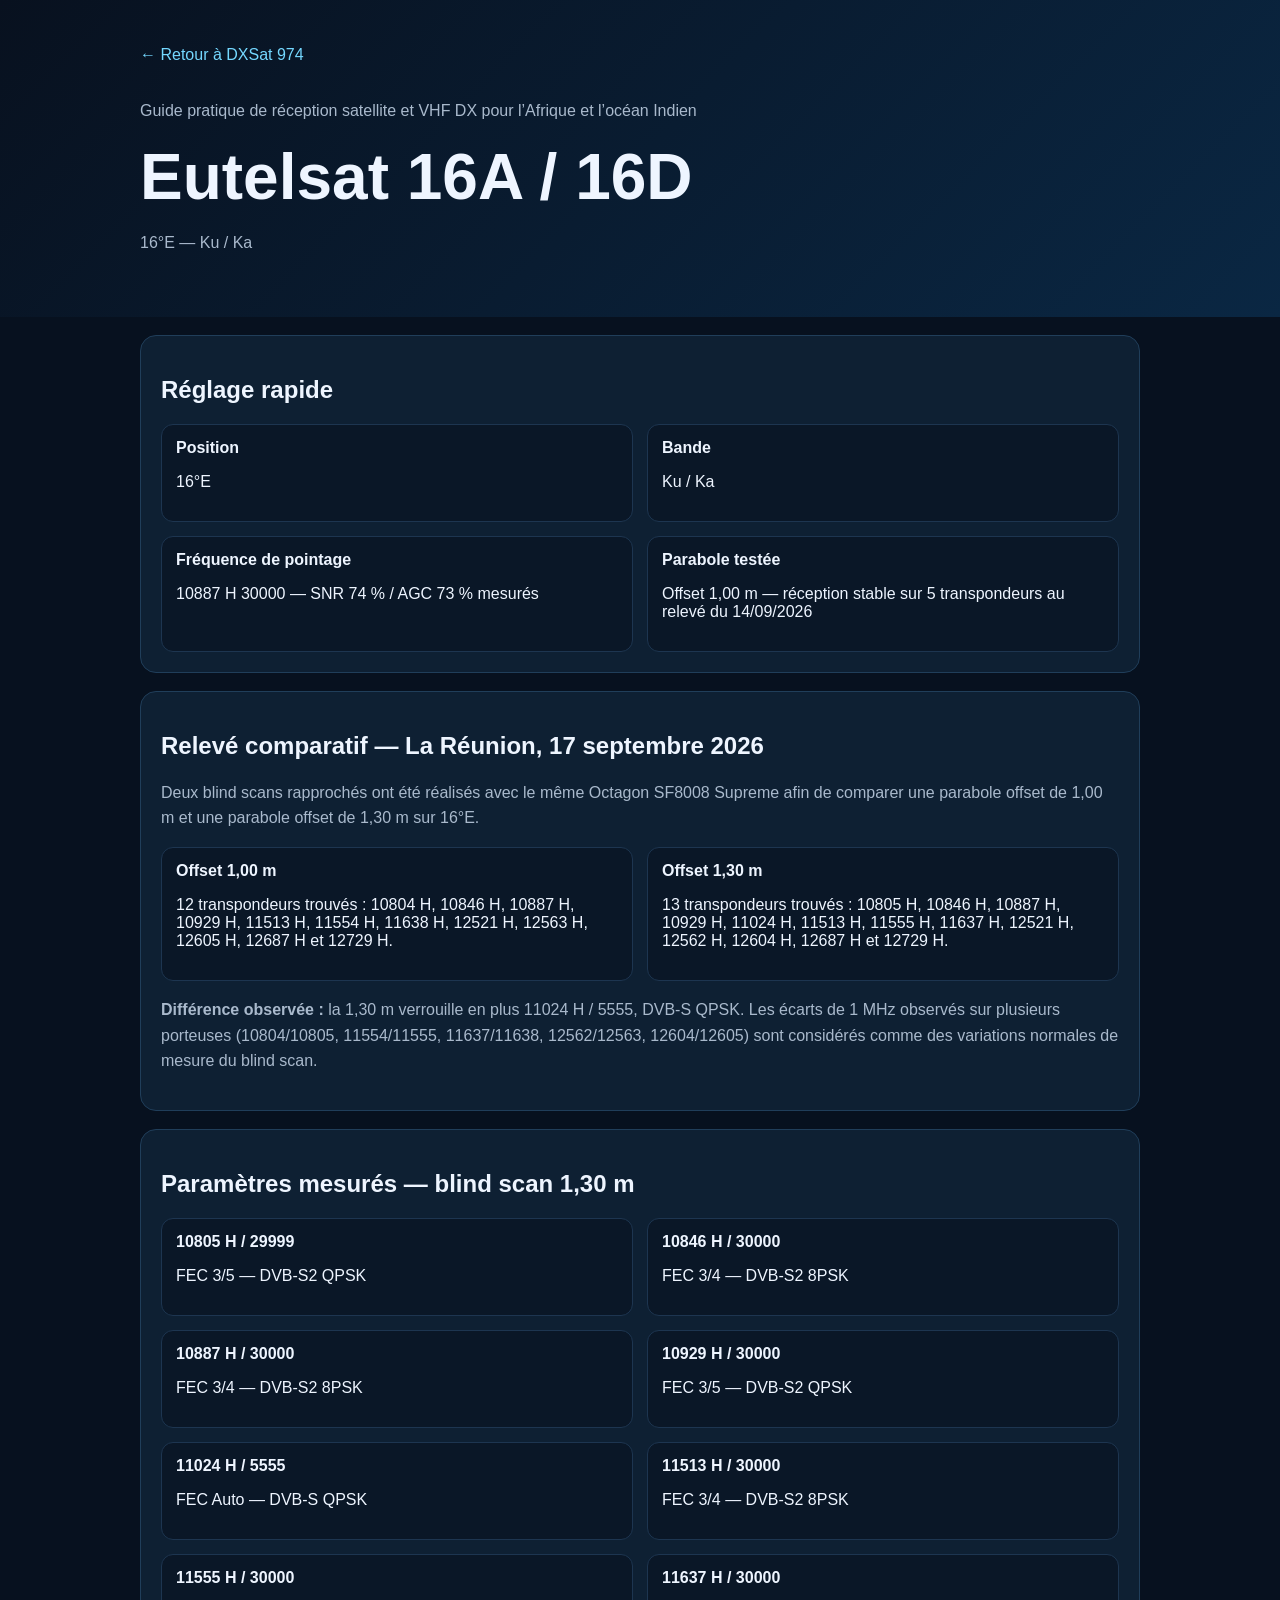
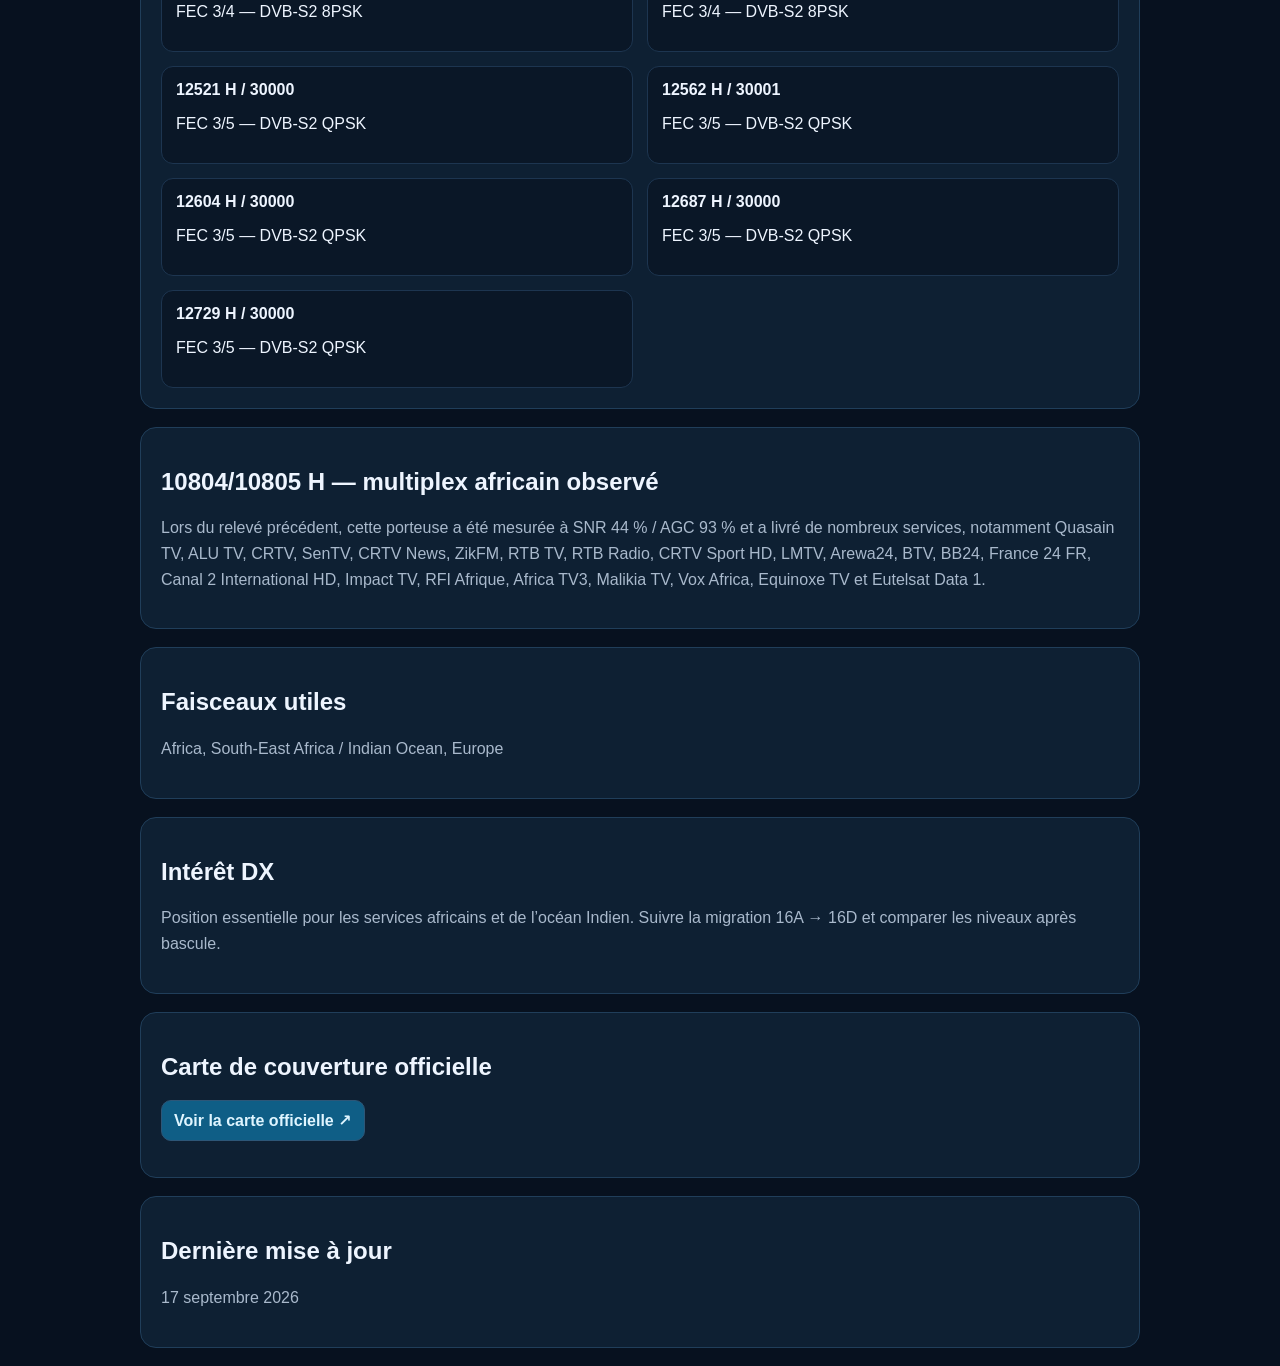
<file: eutelsat-16a-16d.html>
<!doctype html>
<html lang="fr">
<head>
<meta charset="utf-8">
<meta name="viewport" content="width=device-width,initial-scale=1">
<title>Eutelsat 16A / 16D à 16°E — Réception Afrique &amp; Océan Indien</title>
<meta name="description" content="Guide pratique de réception d’Eutelsat 16A / 16D à 16°E pour l’Afrique et l’océan Indien : faisceaux, fréquences, essais DX, cartes officielles et réglage rapide.">
<link rel="canonical" href="https://fr1deltaindia.github.io/DXSat974/eutelsat-16a-16d.html">

<style>
body{margin:0;background:#07111f;color:#eef5ff;font-family:Arial,system-ui,sans-serif}
.wrap{width:min(1000px,92%);margin:auto}.hero{padding:46px 0;background:linear-gradient(135deg,#08111f,#0a2743)}
a{color:#74d8ff}.back{display:inline-block;margin-bottom:18px;text-decoration:none}.card{background:#0e2033;border:1px solid #203e5a;border-radius:16px;padding:20px;margin:18px 0}
h1{font-size:clamp(2.2rem,6vw,4rem);margin:.15em 0}.muted{color:#a9b9cc;line-height:1.6}.grid{display:grid;grid-template-columns:1fr 1fr;gap:14px}.item{background:#0a1727;border:1px solid #1d3550;border-radius:12px;padding:14px}
.btn{display:inline-block;text-decoration:none;border:1px solid #2d5677;color:#dff5ff;background:#0b1d2f;border-radius:10px;padding:10px 12px;font-weight:700}.btn.primary{background:#0f5e86}
@media(max-width:700px){.grid{grid-template-columns:1fr}}
</style>

</head>
<body>
<header class="hero"><div class="wrap">
<a class="back" href="index.html">← Retour à DXSat 974</a>
<p class="muted">Guide pratique de réception satellite et VHF DX pour l’Afrique et l’océan Indien</p>
<h1>Eutelsat 16A / 16D</h1>
<p class="muted">16°E — Ku / Ka</p>
</div></header>
<main class="wrap">
<div class="card">
<h2>Réglage rapide</h2>
<div class="grid">
<div class="item"><strong>Position</strong><p>16°E</p></div>
<div class="item"><strong>Bande</strong><p>Ku / Ka</p></div>
<div class="item"><strong>Fréquence de pointage</strong><p>10887 H 30000 — SNR 74 % / AGC 73 % mesurés</p></div>
<div class="item"><strong>Parabole testée</strong><p>Offset 1,00 m — réception stable sur 5 transpondeurs au relevé du 14/09/2026</p></div>
</div>
</div>
<div class="card">
<h2>Relevé comparatif — La Réunion, 17 septembre 2026</h2>
<p class="muted">Deux blind scans rapprochés ont été réalisés avec le même Octagon SF8008 Supreme afin de comparer une parabole offset de 1,00 m et une parabole offset de 1,30 m sur 16°E.</p>
<div class="grid">
<div class="item"><strong>Offset 1,00 m</strong><p>12 transpondeurs trouvés : 10804 H, 10846 H, 10887 H, 10929 H, 11513 H, 11554 H, 11638 H, 12521 H, 12563 H, 12605 H, 12687 H et 12729 H.</p></div>
<div class="item"><strong>Offset 1,30 m</strong><p>13 transpondeurs trouvés : 10805 H, 10846 H, 10887 H, 10929 H, 11024 H, 11513 H, 11555 H, 11637 H, 12521 H, 12562 H, 12604 H, 12687 H et 12729 H.</p></div>
</div>
<p class="muted"><strong>Différence observée :</strong> la 1,30 m verrouille en plus 11024 H / 5555, DVB-S QPSK. Les écarts de 1 MHz observés sur plusieurs porteuses (10804/10805, 11554/11555, 11637/11638, 12562/12563, 12604/12605) sont considérés comme des variations normales de mesure du blind scan.</p>
</div>
<div class="card">
<h2>Paramètres mesurés — blind scan 1,30 m</h2>
<div class="grid">
<div class="item"><strong>10805 H / 29999</strong><p>FEC 3/5 — DVB-S2 QPSK</p></div>
<div class="item"><strong>10846 H / 30000</strong><p>FEC 3/4 — DVB-S2 8PSK</p></div>
<div class="item"><strong>10887 H / 30000</strong><p>FEC 3/4 — DVB-S2 8PSK</p></div>
<div class="item"><strong>10929 H / 30000</strong><p>FEC 3/5 — DVB-S2 QPSK</p></div>
<div class="item"><strong>11024 H / 5555</strong><p>FEC Auto — DVB-S QPSK</p></div>
<div class="item"><strong>11513 H / 30000</strong><p>FEC 3/4 — DVB-S2 8PSK</p></div>
<div class="item"><strong>11555 H / 30000</strong><p>FEC 3/4 — DVB-S2 8PSK</p></div>
<div class="item"><strong>11637 H / 30000</strong><p>FEC 3/4 — DVB-S2 8PSK</p></div>
<div class="item"><strong>12521 H / 30000</strong><p>FEC 3/5 — DVB-S2 QPSK</p></div>
<div class="item"><strong>12562 H / 30001</strong><p>FEC 3/5 — DVB-S2 QPSK</p></div>
<div class="item"><strong>12604 H / 30000</strong><p>FEC 3/5 — DVB-S2 QPSK</p></div>
<div class="item"><strong>12687 H / 30000</strong><p>FEC 3/5 — DVB-S2 QPSK</p></div>
<div class="item"><strong>12729 H / 30000</strong><p>FEC 3/5 — DVB-S2 QPSK</p></div>
</div>
</div>
<div class="card">
<h2>10804/10805 H — multiplex africain observé</h2>
<p class="muted">Lors du relevé précédent, cette porteuse a été mesurée à SNR 44 % / AGC 93 % et a livré de nombreux services, notamment Quasain TV, ALU TV, CRTV, SenTV, CRTV News, ZikFM, RTB TV, RTB Radio, CRTV Sport HD, LMTV, Arewa24, BTV, BB24, France 24 FR, Canal 2 International HD, Impact TV, RFI Afrique, Africa TV3, Malikia TV, Vox Africa, Equinoxe TV et Eutelsat Data 1.</p>
</div>
<div class="card">
<h2>Faisceaux utiles</h2>
<p class="muted">Africa, South-East Africa / Indian Ocean, Europe</p>
</div>
<div class="card">
<h2>Intérêt DX</h2>
<p class="muted">Position essentielle pour les services africains et de l’océan Indien. Suivre la migration 16A → 16D et comparer les niveaux après bascule.</p>
</div>
<div class="card">
<h2>Carte de couverture officielle</h2>
<p><a class="btn primary" href="https://www.eutelsat.com/satellite-network/GEO-fleet/eutelsat-16-east" target="_blank" rel="noopener">Voir la carte officielle ↗</a></p>
</div>
<div class="card">
<h2>Dernière mise à jour</h2>
<p class="muted">17 septembre 2026</p>
</div>
</main>
</body>
</html>
</file>
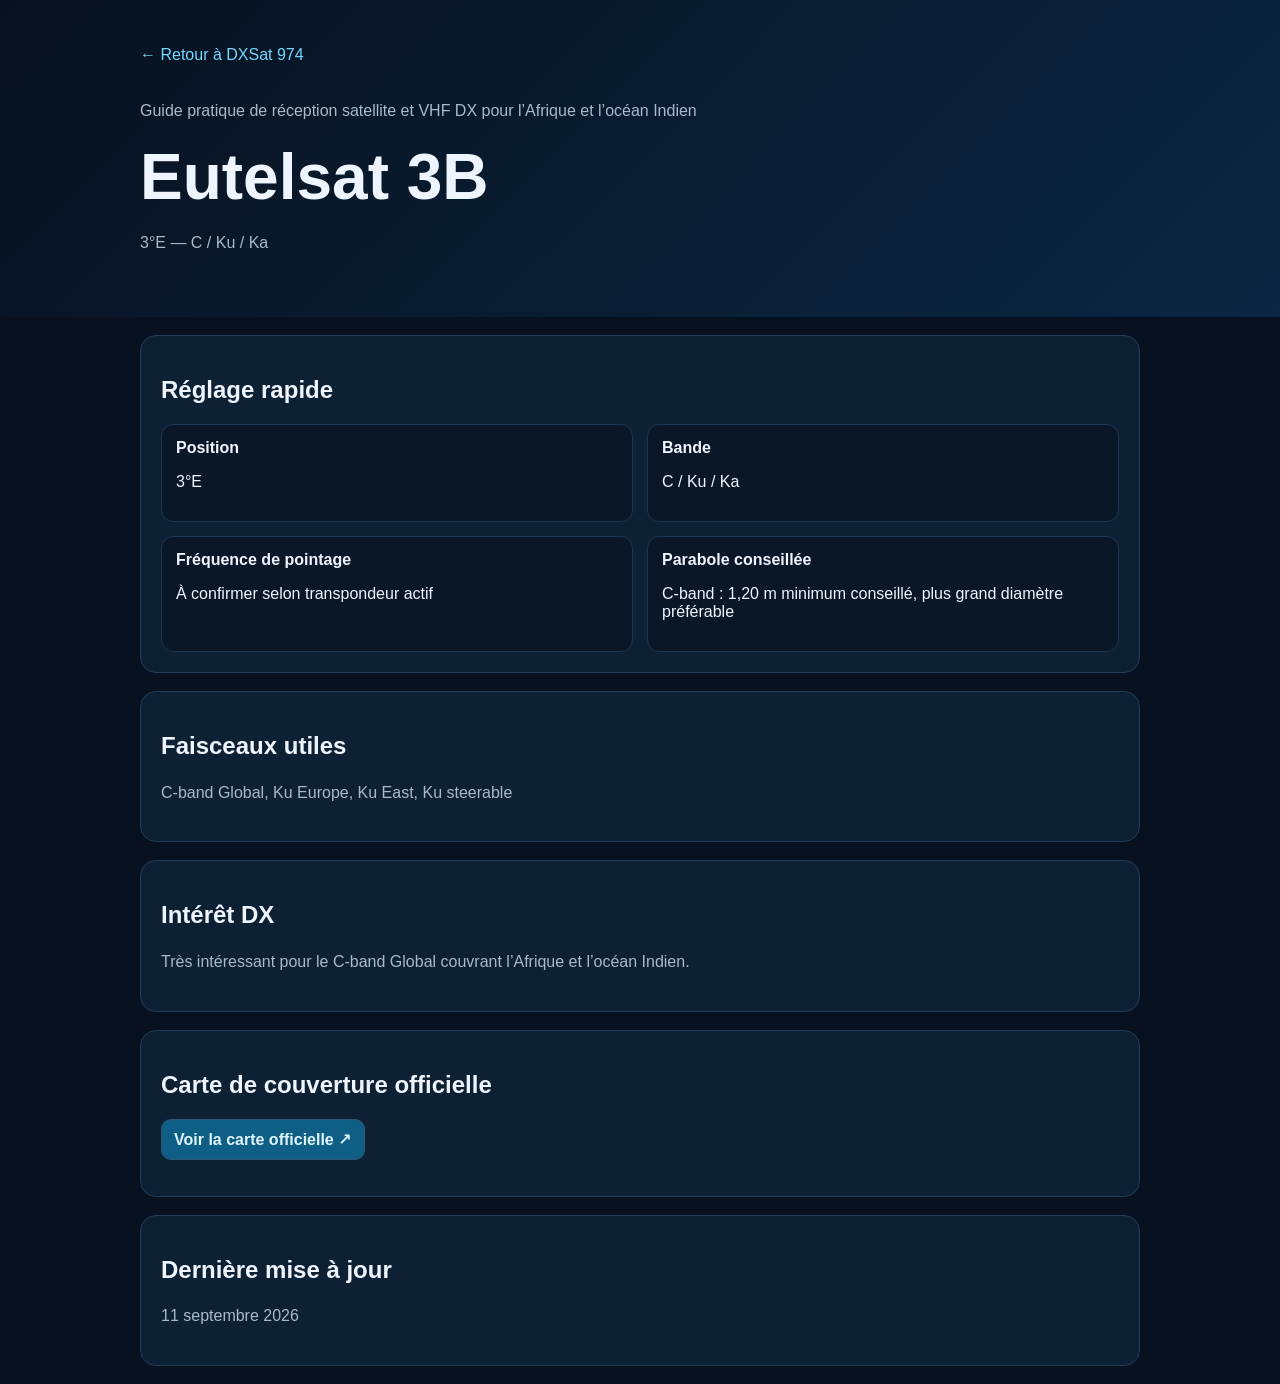
<file: eutelsat-3b.html>
<!doctype html>
<html lang="fr">
<head>
<meta charset="utf-8">
<meta name="viewport" content="width=device-width,initial-scale=1">
<title>Eutelsat 3B à 3°E — Bande C &amp; Ku Afrique Océan Indien</title>
<meta name="description" content="Réception Eutelsat 3B à 3°E en bande C et Ku : faisceau C-band Global, réglage LNB, diamètre de parabole et essais DX.">
<link rel="canonical" href="https://fr1deltaindia.github.io/DXSat974/eutelsat-3b.html">

<style>
body{margin:0;background:#07111f;color:#eef5ff;font-family:Arial,system-ui,sans-serif}
.wrap{width:min(1000px,92%);margin:auto}.hero{padding:46px 0;background:linear-gradient(135deg,#08111f,#0a2743)}
a{color:#74d8ff}.back{display:inline-block;margin-bottom:18px;text-decoration:none}.card{background:#0e2033;border:1px solid #203e5a;border-radius:16px;padding:20px;margin:18px 0}
h1{font-size:clamp(2.2rem,6vw,4rem);margin:.15em 0}.muted{color:#a9b9cc;line-height:1.6}.grid{display:grid;grid-template-columns:1fr 1fr;gap:14px}.item{background:#0a1727;border:1px solid #1d3550;border-radius:12px;padding:14px}
.btn{display:inline-block;text-decoration:none;border:1px solid #2d5677;color:#dff5ff;background:#0b1d2f;border-radius:10px;padding:10px 12px;font-weight:700}.btn.primary{background:#0f5e86}
@media(max-width:700px){.grid{grid-template-columns:1fr}}
</style>

</head>
<body>
<header class="hero"><div class="wrap">
<a class="back" href="index.html">← Retour à DXSat 974</a>
<p class="muted">Guide pratique de réception satellite et VHF DX pour l’Afrique et l’océan Indien</p>
<h1>Eutelsat 3B</h1>
<p class="muted">3°E — C / Ku / Ka</p>
</div></header>
<main class="wrap">
<div class="card">
<h2>Réglage rapide</h2>
<div class="grid">
<div class="item"><strong>Position</strong><p>3°E</p></div>
<div class="item"><strong>Bande</strong><p>C / Ku / Ka</p></div>
<div class="item"><strong>Fréquence de pointage</strong><p>À confirmer selon transpondeur actif</p></div>
<div class="item"><strong>Parabole conseillée</strong><p>C-band : 1,20 m minimum conseillé, plus grand diamètre préférable</p></div>
</div>
</div>
<div class="card">
<h2>Faisceaux utiles</h2>
<p class="muted">C-band Global, Ku Europe, Ku East, Ku steerable</p>
</div>
<div class="card">
<h2>Intérêt DX</h2>
<p class="muted">Très intéressant pour le C-band Global couvrant l’Afrique et l’océan Indien.</p>
</div>
<div class="card">
<h2>Carte de couverture officielle</h2>
<p><a class="btn primary" href="https://www.eutelsat.com/satellite-network/GEO-fleet/eutelsat-3-east" target="_blank" rel="noopener">Voir la carte officielle ↗</a></p>
</div>
<div class="card">
<h2>Dernière mise à jour</h2>
<p class="muted">11 septembre 2026</p>
</div>
</main>
</body>
</html>
</file>
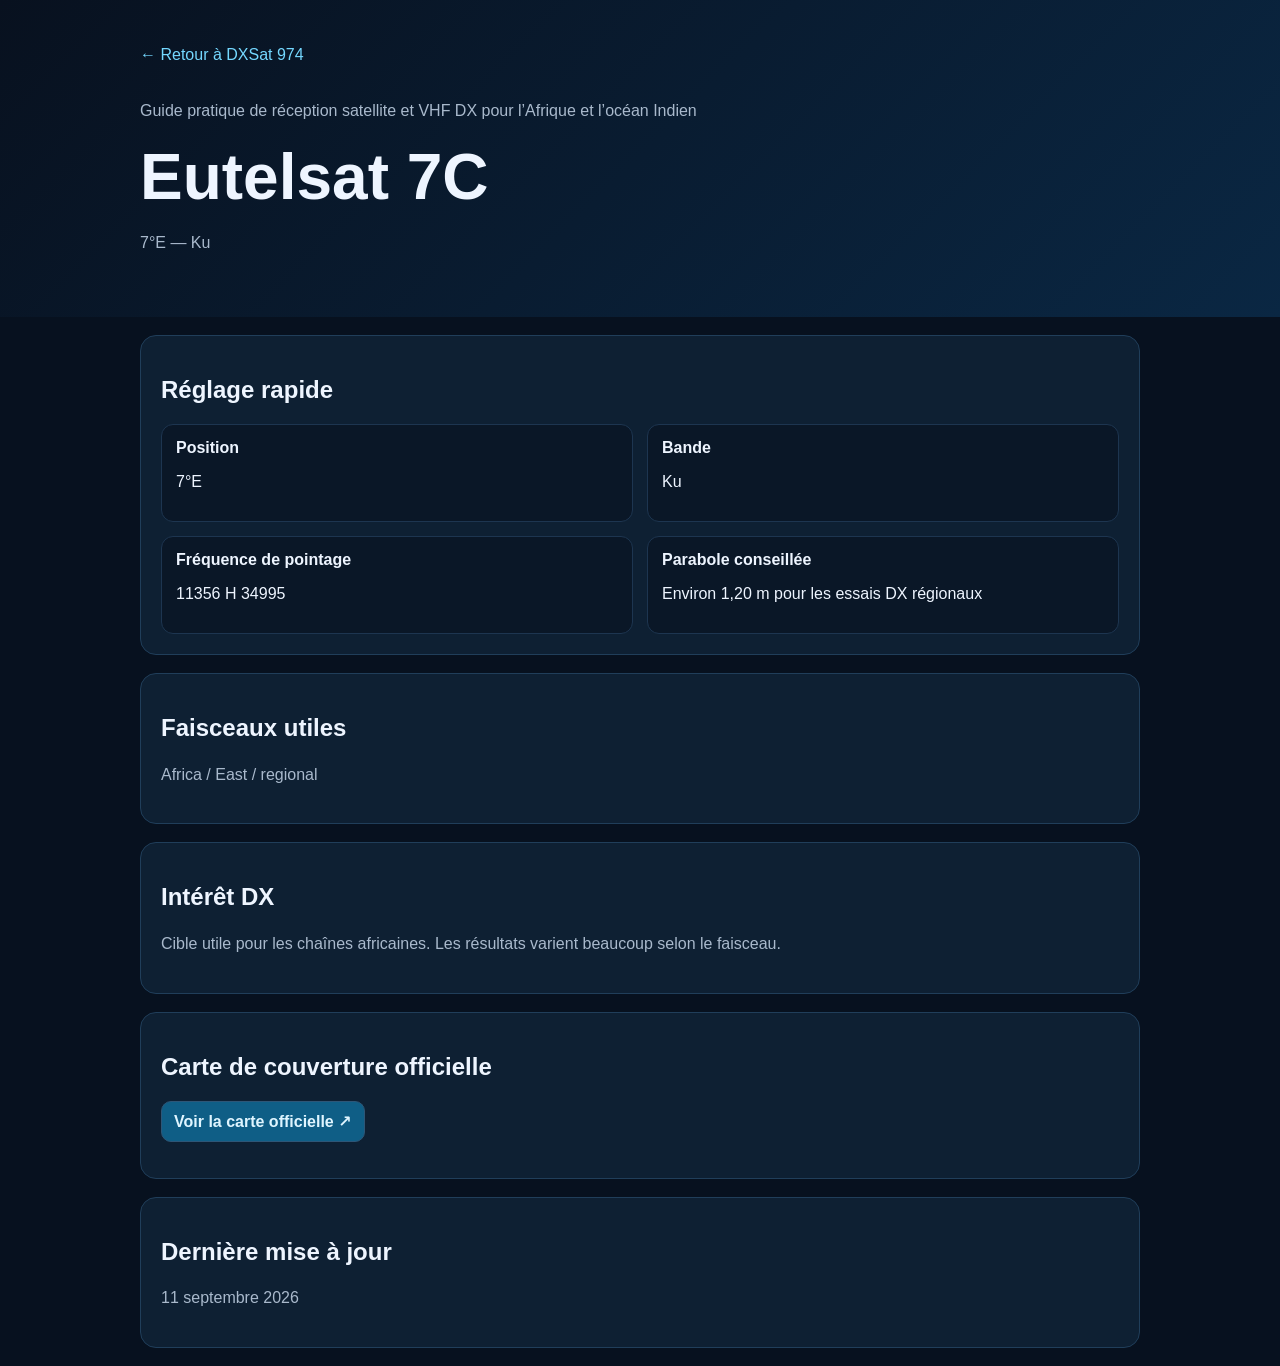
<file: eutelsat-7c.html>
<!doctype html>
<html lang="fr">
<head>
<meta charset="utf-8">
<meta name="viewport" content="width=device-width,initial-scale=1">
<title>Eutelsat 7C à 7°E — Réception Afrique &amp; Océan Indien</title>
<meta name="description" content="Guide pratique Eutelsat 7C à 7°E : faisceaux africains, fréquences de pointage, essais depuis La Réunion et carte officielle.">
<link rel="canonical" href="https://fr1deltaindia.github.io/DXSat974/eutelsat-7c.html">

<style>
body{margin:0;background:#07111f;color:#eef5ff;font-family:Arial,system-ui,sans-serif}
.wrap{width:min(1000px,92%);margin:auto}.hero{padding:46px 0;background:linear-gradient(135deg,#08111f,#0a2743)}
a{color:#74d8ff}.back{display:inline-block;margin-bottom:18px;text-decoration:none}.card{background:#0e2033;border:1px solid #203e5a;border-radius:16px;padding:20px;margin:18px 0}
h1{font-size:clamp(2.2rem,6vw,4rem);margin:.15em 0}.muted{color:#a9b9cc;line-height:1.6}.grid{display:grid;grid-template-columns:1fr 1fr;gap:14px}.item{background:#0a1727;border:1px solid #1d3550;border-radius:12px;padding:14px}
.btn{display:inline-block;text-decoration:none;border:1px solid #2d5677;color:#dff5ff;background:#0b1d2f;border-radius:10px;padding:10px 12px;font-weight:700}.btn.primary{background:#0f5e86}
@media(max-width:700px){.grid{grid-template-columns:1fr}}
</style>

</head>
<body>
<header class="hero"><div class="wrap">
<a class="back" href="index.html">← Retour à DXSat 974</a>
<p class="muted">Guide pratique de réception satellite et VHF DX pour l’Afrique et l’océan Indien</p>
<h1>Eutelsat 7C</h1>
<p class="muted">7°E — Ku</p>
</div></header>
<main class="wrap">
<div class="card">
<h2>Réglage rapide</h2>
<div class="grid">
<div class="item"><strong>Position</strong><p>7°E</p></div>
<div class="item"><strong>Bande</strong><p>Ku</p></div>
<div class="item"><strong>Fréquence de pointage</strong><p>11356 H 34995</p></div>
<div class="item"><strong>Parabole conseillée</strong><p>Environ 1,20 m pour les essais DX régionaux</p></div>
</div>
</div>
<div class="card">
<h2>Faisceaux utiles</h2>
<p class="muted">Africa / East / regional</p>
</div>
<div class="card">
<h2>Intérêt DX</h2>
<p class="muted">Cible utile pour les chaînes africaines. Les résultats varient beaucoup selon le faisceau.</p>
</div>
<div class="card">
<h2>Carte de couverture officielle</h2>
<p><a class="btn primary" href="https://www.eutelsat.com/satellite-network/GEO-fleet/eutelsat-7-east" target="_blank" rel="noopener">Voir la carte officielle ↗</a></p>
</div>
<div class="card">
<h2>Dernière mise à jour</h2>
<p class="muted">11 septembre 2026</p>
</div>
</main>
</body>
</html>
</file>
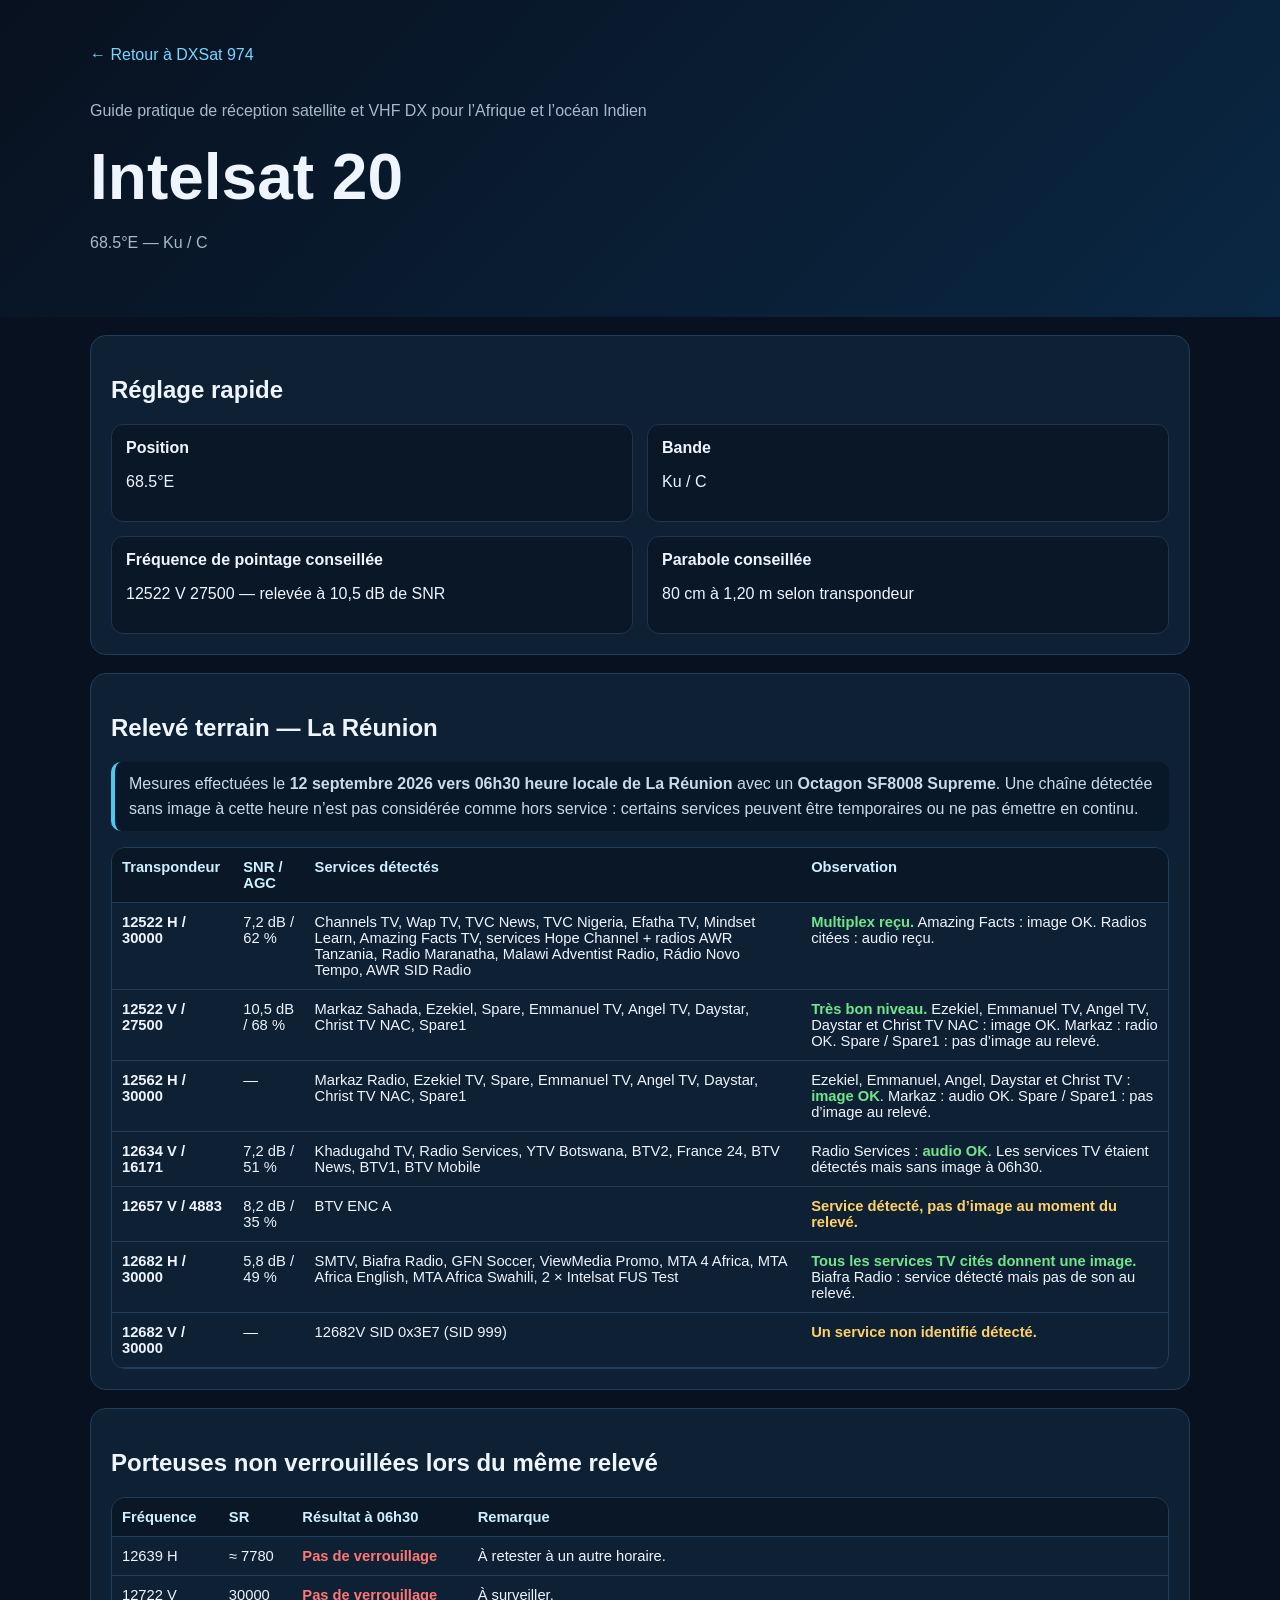
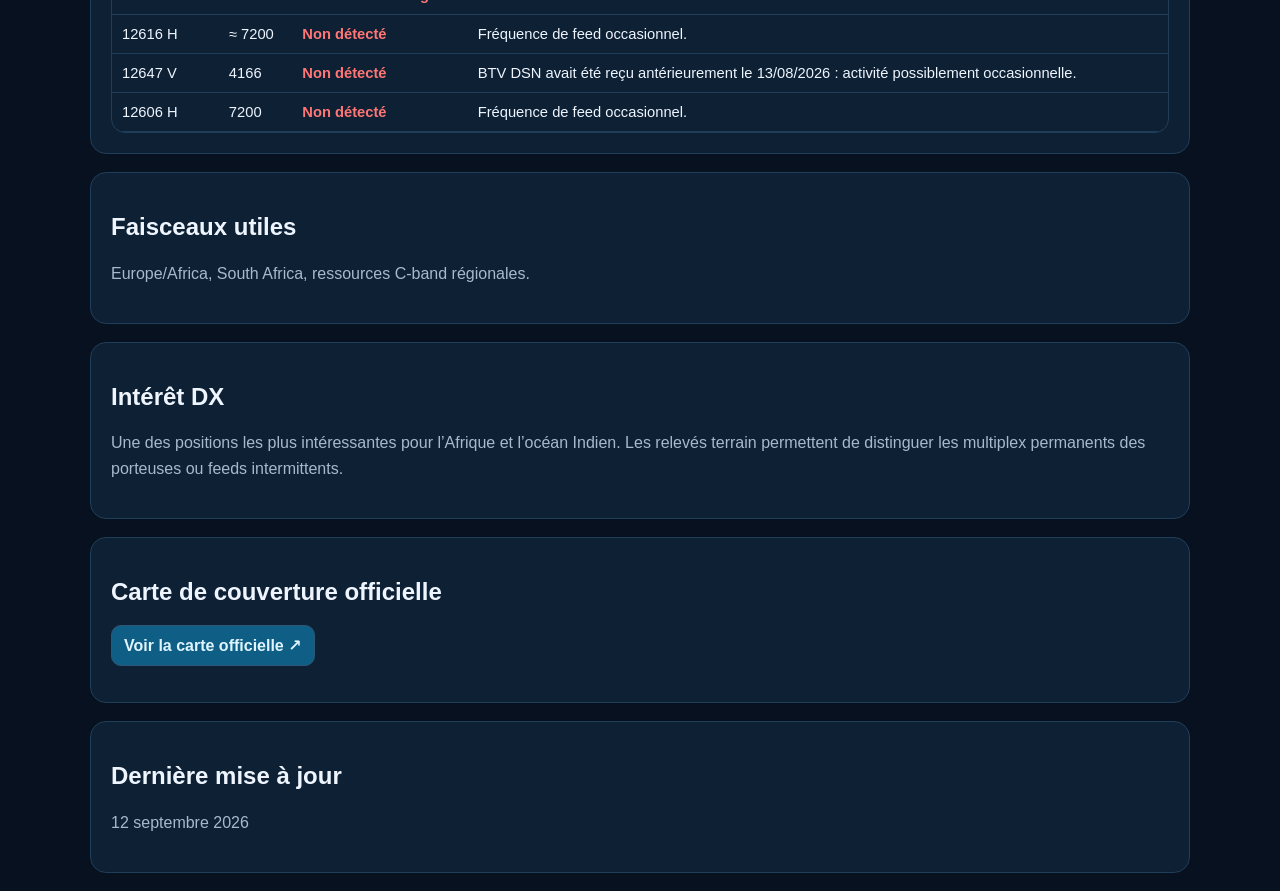
<file: intelsat-20.html>
<!doctype html>
<html lang="fr">
<head>
<meta charset="utf-8">
<meta name="viewport" content="width=device-width,initial-scale=1">
<title>Intelsat 20 à 68.5°E — Réception Afrique &amp; Océan Indien</title>
<meta name="description" content="Guide pratique Intelsat 20 à 68.5°E : fréquences Ku, faisceaux Afrique, essais DX, mesures SNR/AGC, feeds et carte officielle.">
<link rel="canonical" href="https://fr1deltaindia.github.io/DXSat974/intelsat-20.html">
<style>
body{margin:0;background:#07111f;color:#eef5ff;font-family:Arial,system-ui,sans-serif}
.wrap{width:min(1100px,92%);margin:auto}.hero{padding:46px 0;background:linear-gradient(135deg,#08111f,#0a2743)}
a{color:#74d8ff}.back{display:inline-block;margin-bottom:18px;text-decoration:none}.card{background:#0e2033;border:1px solid #203e5a;border-radius:16px;padding:20px;margin:18px 0}
h1{font-size:clamp(2.2rem,6vw,4rem);margin:.15em 0}.muted{color:#a9b9cc;line-height:1.6}.grid{display:grid;grid-template-columns:1fr 1fr;gap:14px}.item{background:#0a1727;border:1px solid #1d3550;border-radius:12px;padding:14px}
.btn{display:inline-block;text-decoration:none;border:1px solid #2d5677;color:#dff5ff;background:#0b1d2f;border-radius:10px;padding:10px 12px;font-weight:700}.btn.primary{background:#0f5e86}
.table-wrap{overflow:auto;border:1px solid #203e5a;border-radius:14px}table{width:100%;border-collapse:collapse;min-width:980px}th,td{padding:11px 10px;text-align:left;border-bottom:1px solid #203e5a;vertical-align:top;font-size:.92rem}th{background:#0a1727;color:#cdefff}.ok{color:#71e58b;font-weight:700}.warn{color:#ffd166;font-weight:700}.no{color:#ff7676;font-weight:700}
.note{border-left:4px solid #4cc9f0;padding:10px 14px;background:#091828;border-radius:10px;color:#cbd9e8;line-height:1.55}
@media(max-width:700px){.grid{grid-template-columns:1fr}}
</style>
</head>
<body>
<header class="hero"><div class="wrap">
<a class="back" href="index.html">← Retour à DXSat 974</a>
<p class="muted">Guide pratique de réception satellite et VHF DX pour l’Afrique et l’océan Indien</p>
<h1>Intelsat 20</h1>
<p class="muted">68.5°E — Ku / C</p>
</div></header>
<main class="wrap">
<div class="card">
<h2>Réglage rapide</h2>
<div class="grid">
<div class="item"><strong>Position</strong><p>68.5°E</p></div>
<div class="item"><strong>Bande</strong><p>Ku / C</p></div>
<div class="item"><strong>Fréquence de pointage conseillée</strong><p>12522 V 27500 — relevée à 10,5 dB de SNR</p></div>
<div class="item"><strong>Parabole conseillée</strong><p>80 cm à 1,20 m selon transpondeur</p></div>
</div>
</div>
<div class="card">
<h2>Relevé terrain — La Réunion</h2>
<p class="note">Mesures effectuées le <strong>12 septembre 2026 vers 06h30 heure locale de La Réunion</strong> avec un <strong>Octagon SF8008 Supreme</strong>. Une chaîne détectée sans image à cette heure n’est pas considérée comme hors service : certains services peuvent être temporaires ou ne pas émettre en continu.</p>
<div class="table-wrap"><table>
<thead><tr><th>Transpondeur</th><th>SNR / AGC</th><th>Services détectés</th><th>Observation</th></tr></thead>
<tbody>
<tr><td><strong>12522 H / 30000</strong></td><td>7,2 dB / 62 %</td><td>Channels TV, Wap TV, TVC News, TVC Nigeria, Efatha TV, Mindset Learn, Amazing Facts TV, services Hope Channel + radios AWR Tanzania, Radio Maranatha, Malawi Adventist Radio, Rádio Novo Tempo, AWR SID Radio</td><td><span class="ok">Multiplex reçu.</span> Amazing Facts : image OK. Radios citées : audio reçu.</td></tr>
<tr><td><strong>12522 V / 27500</strong></td><td>10,5 dB / 68 %</td><td>Markaz Sahada, Ezekiel, Spare, Emmanuel TV, Angel TV, Daystar, Christ TV NAC, Spare1</td><td><span class="ok">Très bon niveau.</span> Ezekiel, Emmanuel TV, Angel TV, Daystar et Christ TV NAC : image OK. Markaz : radio OK. Spare / Spare1 : pas d’image au relevé.</td></tr>
<tr><td><strong>12562 H / 30000</strong></td><td>—</td><td>Markaz Radio, Ezekiel TV, Spare, Emmanuel TV, Angel TV, Daystar, Christ TV NAC, Spare1</td><td>Ezekiel, Emmanuel, Angel, Daystar et Christ TV : <span class="ok">image OK</span>. Markaz : audio OK. Spare / Spare1 : pas d’image au relevé.</td></tr>
<tr><td><strong>12634 V / 16171</strong></td><td>7,2 dB / 51 %</td><td>Khadugahd TV, Radio Services, YTV Botswana, BTV2, France 24, BTV News, BTV1, BTV Mobile</td><td>Radio Services : <span class="ok">audio OK</span>. Les services TV étaient détectés mais sans image à 06h30.</td></tr>
<tr><td><strong>12657 V / 4883</strong></td><td>8,2 dB / 35 %</td><td>BTV ENC A</td><td><span class="warn">Service détecté, pas d’image au moment du relevé.</span></td></tr>
<tr><td><strong>12682 H / 30000</strong></td><td>5,8 dB / 49 %</td><td>SMTV, Biafra Radio, GFN Soccer, ViewMedia Promo, MTA 4 Africa, MTA Africa English, MTA Africa Swahili, 2 × Intelsat FUS Test</td><td><span class="ok">Tous les services TV cités donnent une image.</span> Biafra Radio : service détecté mais pas de son au relevé.</td></tr>
<tr><td><strong>12682 V / 30000</strong></td><td>—</td><td>12682V SID 0x3E7 (SID 999)</td><td><span class="warn">Un service non identifié détecté.</span></td></tr>
</tbody>
</table></div>
</div>
<div class="card">
<h2>Porteuses non verrouillées lors du même relevé</h2>
<div class="table-wrap"><table>
<thead><tr><th>Fréquence</th><th>SR</th><th>Résultat à 06h30</th><th>Remarque</th></tr></thead>
<tbody>
<tr><td>12639 H</td><td>≈ 7780</td><td class="no">Pas de verrouillage</td><td>À retester à un autre horaire.</td></tr>
<tr><td>12722 V</td><td>30000</td><td class="no">Pas de verrouillage</td><td>À surveiller.</td></tr>
<tr><td>12616 H</td><td>≈ 7200</td><td class="no">Non détecté</td><td>Fréquence de feed occasionnel.</td></tr>
<tr><td>12647 V</td><td>4166</td><td class="no">Non détecté</td><td>BTV DSN avait été reçu antérieurement le 13/08/2026 : activité possiblement occasionnelle.</td></tr>
<tr><td>12606 H</td><td>7200</td><td class="no">Non détecté</td><td>Fréquence de feed occasionnel.</td></tr>
</tbody>
</table></div>
</div>
<div class="card"><h2>Faisceaux utiles</h2><p class="muted">Europe/Africa, South Africa, ressources C-band régionales.</p></div>
<div class="card"><h2>Intérêt DX</h2><p class="muted">Une des positions les plus intéressantes pour l’Afrique et l’océan Indien. Les relevés terrain permettent de distinguer les multiplex permanents des porteuses ou feeds intermittents.</p></div>
<div class="card"><h2>Carte de couverture officielle</h2><p><a class="btn primary" href="https://www.intelsat.com/fleetmaps/" target="_blank" rel="noopener">Voir la carte officielle ↗</a></p></div>
<div class="card"><h2>Dernière mise à jour</h2><p class="muted">12 septembre 2026</p></div>
</main>
</body>
</html>
</file>
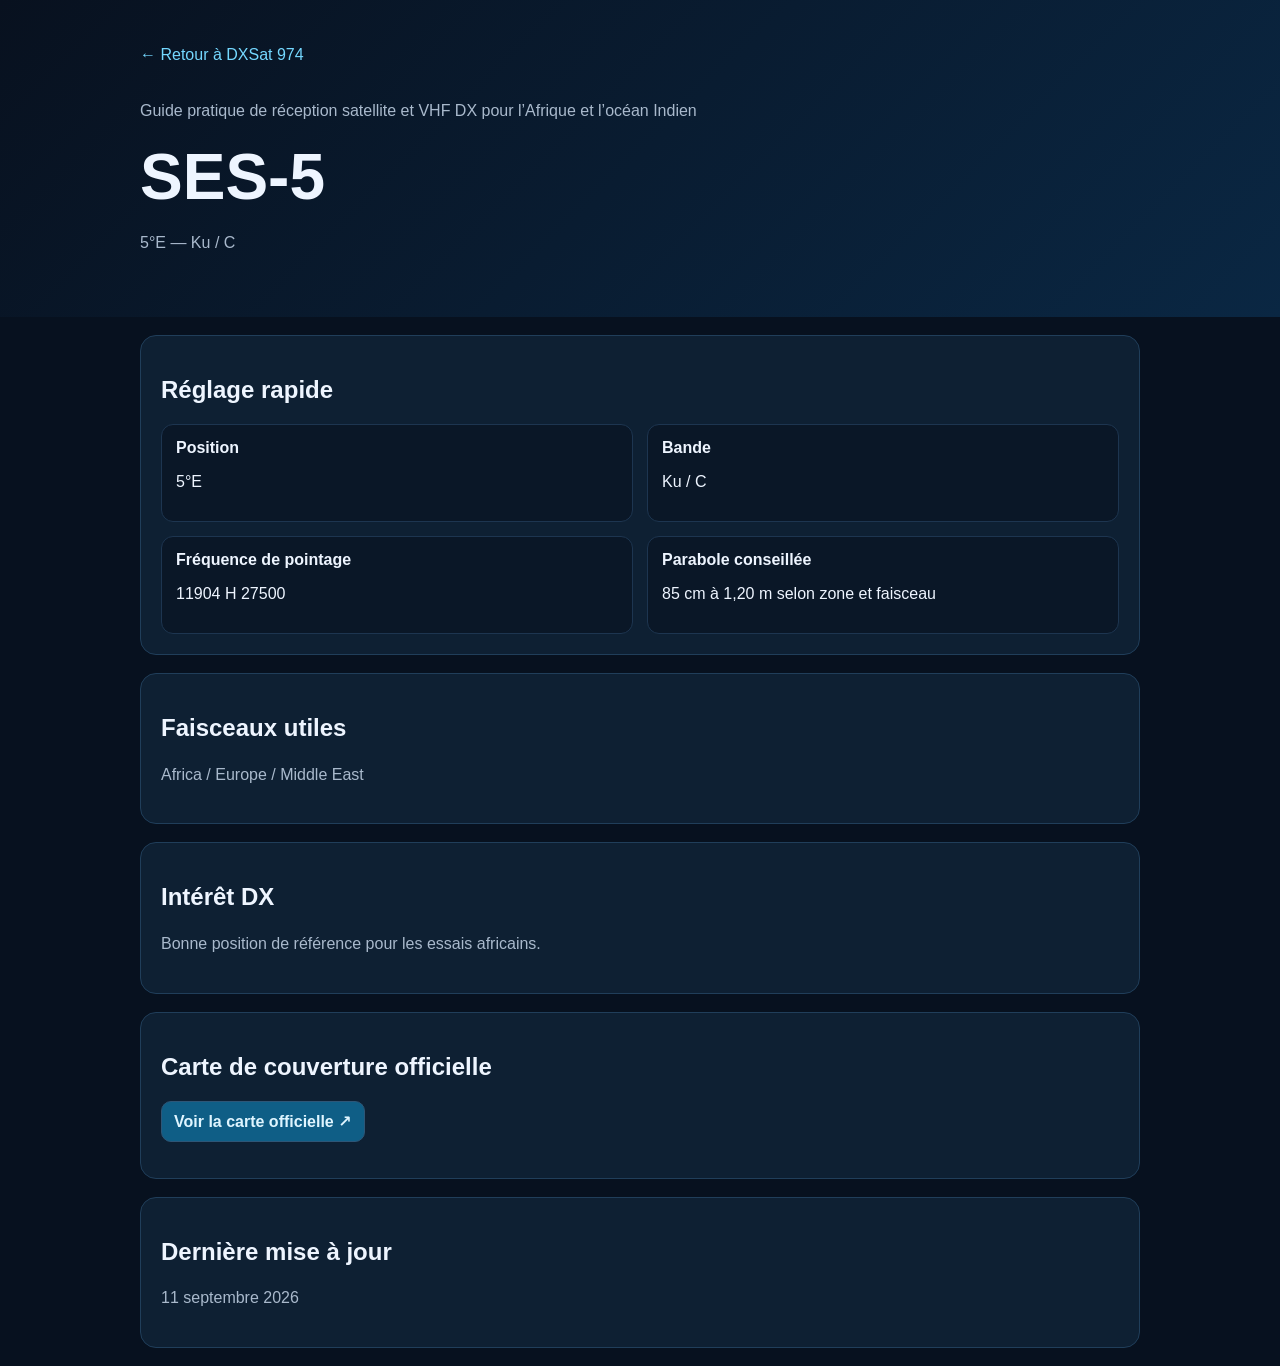
<file: ses-5.html>
<!doctype html>
<html lang="fr">
<head>
<meta charset="utf-8">
<meta name="viewport" content="width=device-width,initial-scale=1">
<title>SES-5 à 5°E — Réception Ku Afrique</title>
<meta name="description" content="Guide pratique de réception SES-5 à 5°E : fréquences de pointage, faisceaux africains, essais et cartes de couverture.">
<link rel="canonical" href="https://fr1deltaindia.github.io/DXSat974/ses-5.html">

<style>
body{margin:0;background:#07111f;color:#eef5ff;font-family:Arial,system-ui,sans-serif}
.wrap{width:min(1000px,92%);margin:auto}.hero{padding:46px 0;background:linear-gradient(135deg,#08111f,#0a2743)}
a{color:#74d8ff}.back{display:inline-block;margin-bottom:18px;text-decoration:none}.card{background:#0e2033;border:1px solid #203e5a;border-radius:16px;padding:20px;margin:18px 0}
h1{font-size:clamp(2.2rem,6vw,4rem);margin:.15em 0}.muted{color:#a9b9cc;line-height:1.6}.grid{display:grid;grid-template-columns:1fr 1fr;gap:14px}.item{background:#0a1727;border:1px solid #1d3550;border-radius:12px;padding:14px}
.btn{display:inline-block;text-decoration:none;border:1px solid #2d5677;color:#dff5ff;background:#0b1d2f;border-radius:10px;padding:10px 12px;font-weight:700}.btn.primary{background:#0f5e86}
@media(max-width:700px){.grid{grid-template-columns:1fr}}
</style>

</head>
<body>
<header class="hero"><div class="wrap">
<a class="back" href="index.html">← Retour à DXSat 974</a>
<p class="muted">Guide pratique de réception satellite et VHF DX pour l’Afrique et l’océan Indien</p>
<h1>SES-5</h1>
<p class="muted">5°E — Ku / C</p>
</div></header>
<main class="wrap">
<div class="card">
<h2>Réglage rapide</h2>
<div class="grid">
<div class="item"><strong>Position</strong><p>5°E</p></div>
<div class="item"><strong>Bande</strong><p>Ku / C</p></div>
<div class="item"><strong>Fréquence de pointage</strong><p>11904 H 27500</p></div>
<div class="item"><strong>Parabole conseillée</strong><p>85 cm à 1,20 m selon zone et faisceau</p></div>
</div>
</div>
<div class="card">
<h2>Faisceaux utiles</h2>
<p class="muted">Africa / Europe / Middle East</p>
</div>
<div class="card">
<h2>Intérêt DX</h2>
<p class="muted">Bonne position de référence pour les essais africains.</p>
</div>
<div class="card">
<h2>Carte de couverture officielle</h2>
<p><a class="btn primary" href="https://www.ses.com/our-coverage" target="_blank" rel="noopener">Voir la carte officielle ↗</a></p>
</div>
<div class="card">
<h2>Dernière mise à jour</h2>
<p class="muted">11 septembre 2026</p>
</div>
</main>
</body>
</html>
</file>
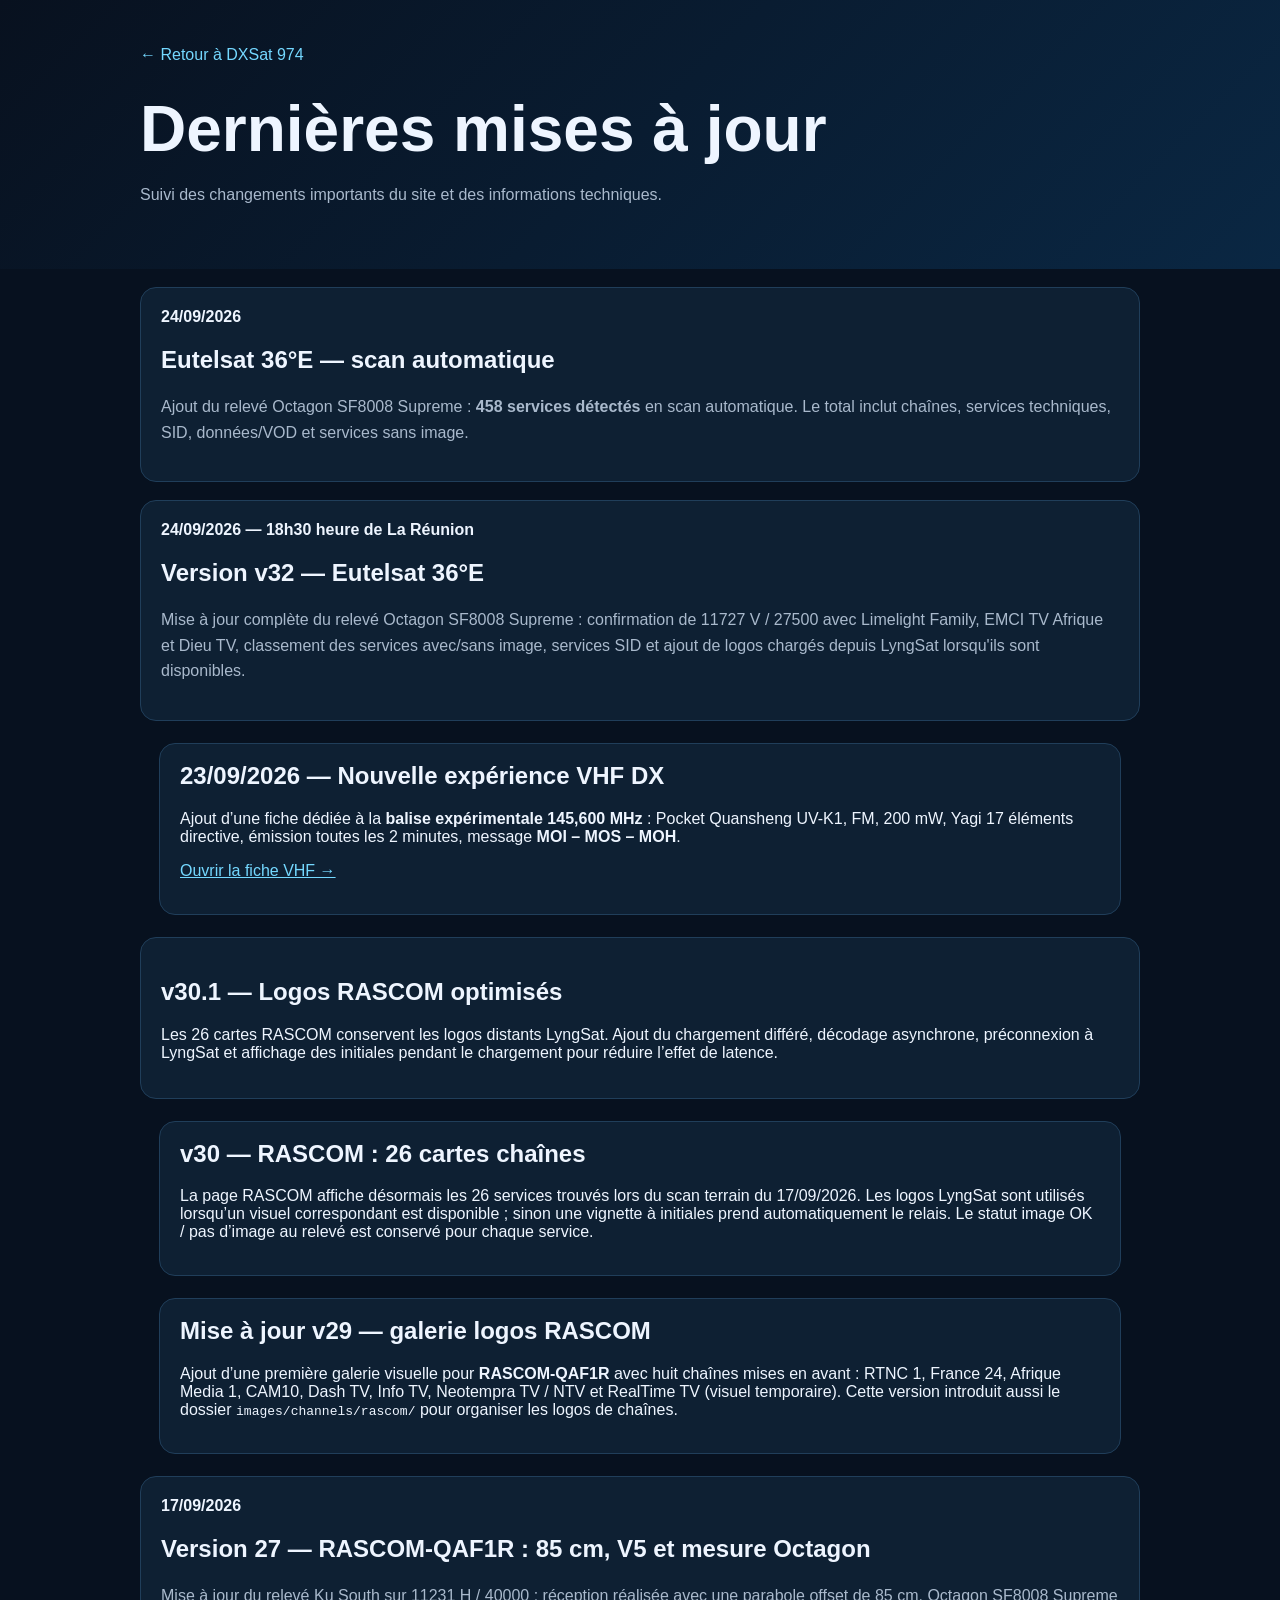
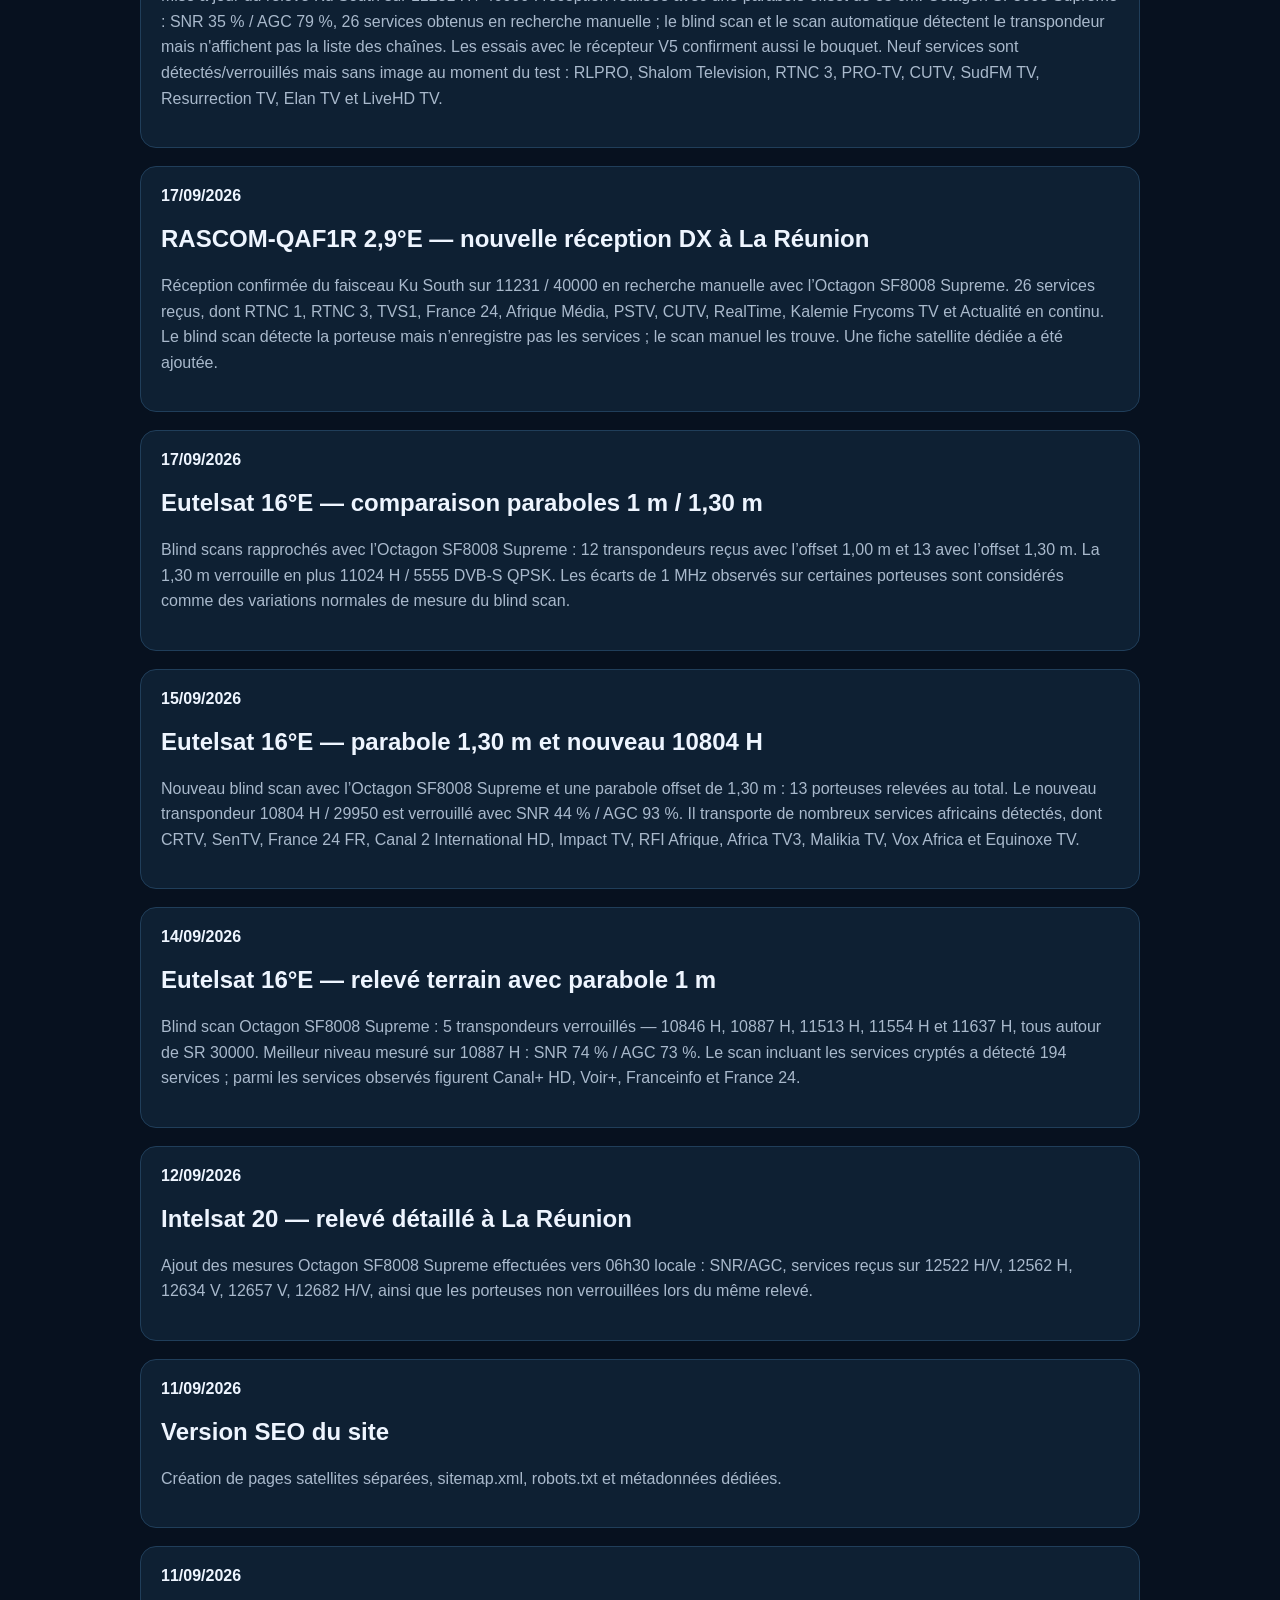
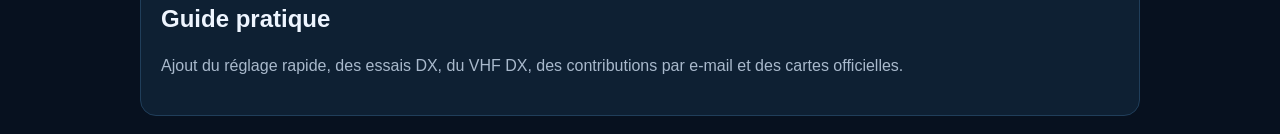
<file: updates.html>
<!doctype html>
<html lang="fr"><head><meta charset="utf-8"><meta name="viewport" content="width=device-width,initial-scale=1">
<title>Dernières mises à jour — DXSat 974</title>
<meta name="description" content="Dernières mises à jour de DXSat 974 : satellites, fréquences, chaînes FTA, VHF DX et mouvements orbitaux.">
<link rel="canonical" href="https://fr1deltaindia.github.io/DXSat974/updates.html">

<style>
body{margin:0;background:#07111f;color:#eef5ff;font-family:Arial,system-ui,sans-serif}
.wrap{width:min(1000px,92%);margin:auto}.hero{padding:46px 0;background:linear-gradient(135deg,#08111f,#0a2743)}
a{color:#74d8ff}.back{display:inline-block;margin-bottom:18px;text-decoration:none}.card{background:#0e2033;border:1px solid #203e5a;border-radius:16px;padding:20px;margin:18px 0}
h1{font-size:clamp(2.2rem,6vw,4rem);margin:.15em 0}.muted{color:#a9b9cc;line-height:1.6}.grid{display:grid;grid-template-columns:1fr 1fr;gap:14px}.item{background:#0a1727;border:1px solid #1d3550;border-radius:12px;padding:14px}
.btn{display:inline-block;text-decoration:none;border:1px solid #2d5677;color:#dff5ff;background:#0b1d2f;border-radius:10px;padding:10px 12px;font-weight:700}.btn.primary{background:#0f5e86}
@media(max-width:700px){.grid{grid-template-columns:1fr}}
</style>
</head><body>
<header class="hero"><div class="wrap"><a class="back" href="index.html">← Retour à DXSat 974</a><h1>Dernières mises à jour</h1>
<p class="muted">Suivi des changements importants du site et des informations techniques.</p></div></header>
<main class="wrap">
<div class="card"><strong>24/09/2026</strong><h2>Eutelsat 36°E — scan automatique</h2><p class="muted">Ajout du relevé Octagon SF8008 Supreme : <strong>458 services détectés</strong> en scan automatique. Le total inclut chaînes, services techniques, SID, données/VOD et services sans image.</p></div>
<div class="card"><strong>24/09/2026 — 18h30 heure de La Réunion</strong><h2>Version v32 — Eutelsat 36°E</h2><p class="muted">Mise à jour complète du relevé Octagon SF8008 Supreme : confirmation de 11727 V / 27500 avec Limelight Family, EMCI TV Afrique et Dieu TV, classement des services avec/sans image, services SID et ajout de logos chargés depuis LyngSat lorsqu'ils sont disponibles.</p></div>
<section style="width:min(1000px,92%);margin:22px auto;background:#0e2033;border:1px solid #203e5a;border-radius:16px;padding:18px 20px;color:#eef5ff;font-family:Arial,system-ui,sans-serif">
  <h2 style="margin-top:0">23/09/2026 — Nouvelle expérience VHF DX</h2>
  <p>Ajout d’une fiche dédiée à la <strong>balise expérimentale 145,600 MHz</strong> : Pocket Quansheng UV-K1, FM, 200 mW, Yagi 17 éléments directive, émission toutes les 2 minutes, message <strong>MOI – MOS – MOH</strong>.</p>
  <p><a href="vhf-balise-145600.html" style="color:#74d8ff">Ouvrir la fiche VHF →</a></p>
</section>

<section class="card" style="margin-top:18px"><h2>v30.1 — Logos RASCOM optimisés</h2><p>Les 26 cartes RASCOM conservent les logos distants LyngSat. Ajout du chargement différé, décodage asynchrone, préconnexion à LyngSat et affichage des initiales pendant le chargement pour réduire l’effet de latence.</p></section>

<section style="width:min(1000px,92%);margin:22px auto;background:#0e2033;border:1px solid #203e5a;border-radius:16px;padding:18px 20px;color:#eef5ff;font-family:Arial,system-ui,sans-serif"><h2 style="margin-top:0">v30 — RASCOM : 26 cartes chaînes</h2><p>La page RASCOM affiche désormais les 26 services trouvés lors du scan terrain du 17/09/2026. Les logos LyngSat sont utilisés lorsqu’un visuel correspondant est disponible ; sinon une vignette à initiales prend automatiquement le relais. Le statut image OK / pas d’image au relevé est conservé pour chaque service.</p></section>
<section style="width:min(1000px,92%);margin:22px auto;background:#0e2033;border:1px solid #203e5a;border-radius:16px;padding:18px 20px;color:#eef5ff;font-family:Arial,system-ui,sans-serif">
    <h2 style="margin-top:0">Mise à jour v29 — galerie logos RASCOM</h2>
    <p>Ajout d’une première galerie visuelle pour <strong>RASCOM-QAF1R</strong> avec huit chaînes mises en avant : RTNC 1, France 24, Afrique Media 1, CAM10, Dash TV, Info TV, Neotempra TV / NTV et RealTime TV (visuel temporaire). Cette version introduit aussi le dossier <span style="font-family:monospace">images/channels/rascom/</span> pour organiser les logos de chaînes.</p>
    </section>
<div class="card"><strong>17/09/2026</strong><h2>Version 27 — RASCOM-QAF1R : 85 cm, V5 et mesure Octagon</h2><p class="muted">Mise à jour du relevé Ku South sur 11231 H / 40000 : réception réalisée avec une parabole offset de 85 cm. Octagon SF8008 Supreme : SNR 35 % / AGC 79 %, 26 services obtenus en recherche manuelle ; le blind scan et le scan automatique détectent le transpondeur mais n'affichent pas la liste des chaînes. Les essais avec le récepteur V5 confirment aussi le bouquet. Neuf services sont détectés/verrouillés mais sans image au moment du test : RLPRO, Shalom Television, RTNC 3, PRO-TV, CUTV, SudFM TV, Resurrection TV, Elan TV et LiveHD TV.</p></div>
<div class="card"><strong>17/09/2026</strong><h2>RASCOM-QAF1R 2,9°E — nouvelle réception DX à La Réunion</h2><p class="muted">Réception confirmée du faisceau Ku South sur 11231 / 40000 en recherche manuelle avec l’Octagon SF8008 Supreme. 26 services reçus, dont RTNC 1, RTNC 3, TVS1, France 24, Afrique Média, PSTV, CUTV, RealTime, Kalemie Frycoms TV et Actualité en continu. Le blind scan détecte la porteuse mais n’enregistre pas les services ; le scan manuel les trouve. Une fiche satellite dédiée a été ajoutée.</p></div>
<div class="card"><strong>17/09/2026</strong><h2>Eutelsat 16°E — comparaison paraboles 1 m / 1,30 m</h2><p class="muted">Blind scans rapprochés avec l’Octagon SF8008 Supreme : 12 transpondeurs reçus avec l’offset 1,00 m et 13 avec l’offset 1,30 m. La 1,30 m verrouille en plus 11024 H / 5555 DVB-S QPSK. Les écarts de 1 MHz observés sur certaines porteuses sont considérés comme des variations normales de mesure du blind scan.</p></div>
<div class="card"><strong>15/09/2026</strong><h2>Eutelsat 16°E — parabole 1,30 m et nouveau 10804 H</h2><p class="muted">Nouveau blind scan avec l’Octagon SF8008 Supreme et une parabole offset de 1,30 m : 13 porteuses relevées au total. Le nouveau transpondeur 10804 H / 29950 est verrouillé avec SNR 44 % / AGC 93 %. Il transporte de nombreux services africains détectés, dont CRTV, SenTV, France 24 FR, Canal 2 International HD, Impact TV, RFI Afrique, Africa TV3, Malikia TV, Vox Africa et Equinoxe TV.</p></div>
<div class="card"><strong>14/09/2026</strong><h2>Eutelsat 16°E — relevé terrain avec parabole 1 m</h2><p class="muted">Blind scan Octagon SF8008 Supreme : 5 transpondeurs verrouillés — 10846 H, 10887 H, 11513 H, 11554 H et 11637 H, tous autour de SR 30000. Meilleur niveau mesuré sur 10887 H : SNR 74 % / AGC 73 %. Le scan incluant les services cryptés a détecté 194 services ; parmi les services observés figurent Canal+ HD, Voir+, Franceinfo et France 24.</p></div>
<div class="card"><strong>12/09/2026</strong><h2>Intelsat 20 — relevé détaillé à La Réunion</h2><p class="muted">Ajout des mesures Octagon SF8008 Supreme effectuées vers 06h30 locale : SNR/AGC, services reçus sur 12522 H/V, 12562 H, 12634 V, 12657 V, 12682 H/V, ainsi que les porteuses non verrouillées lors du même relevé.</p></div>
<div class="card"><strong>11/09/2026</strong><h2>Version SEO du site</h2><p class="muted">Création de pages satellites séparées, sitemap.xml, robots.txt et métadonnées dédiées.</p></div>
<div class="card"><strong>11/09/2026</strong><h2>Guide pratique</h2><p class="muted">Ajout du réglage rapide, des essais DX, du VHF DX, des contributions par e-mail et des cartes officielles.</p></div>
</main></body></html>
</file>
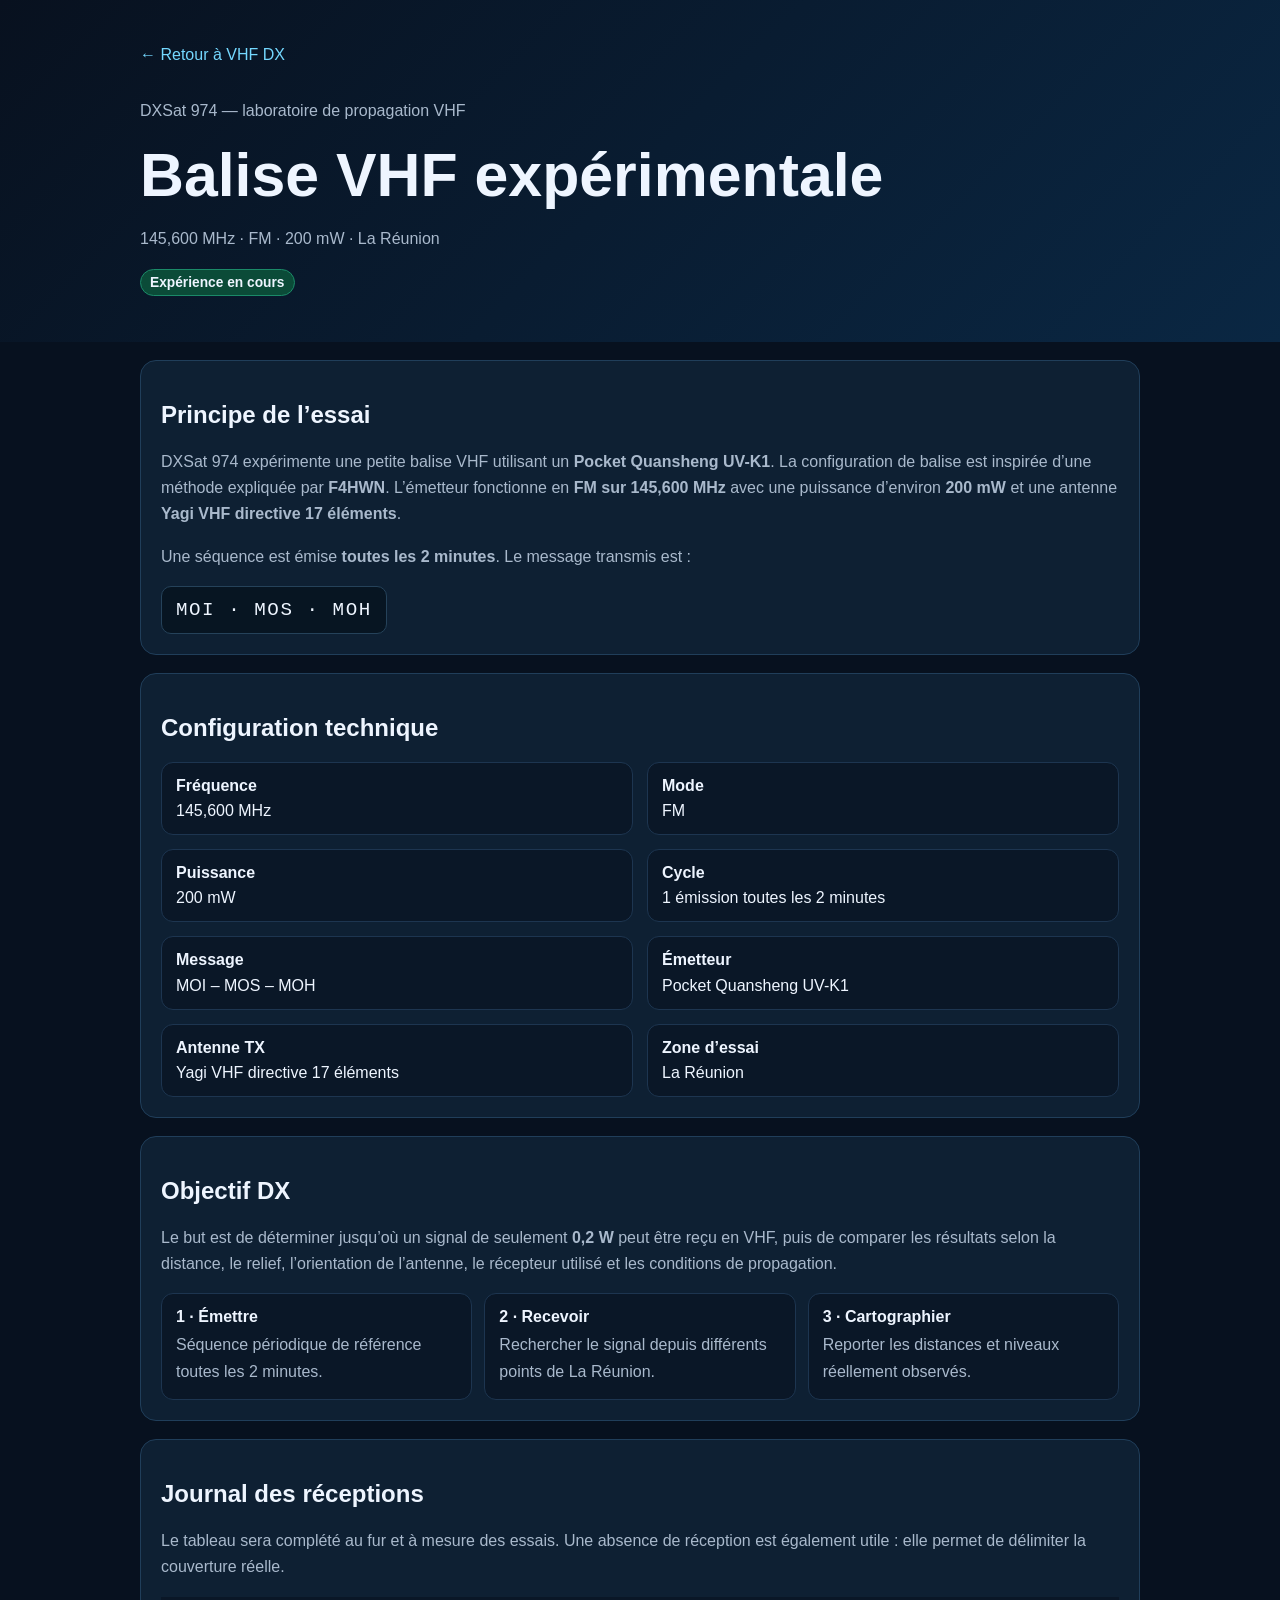
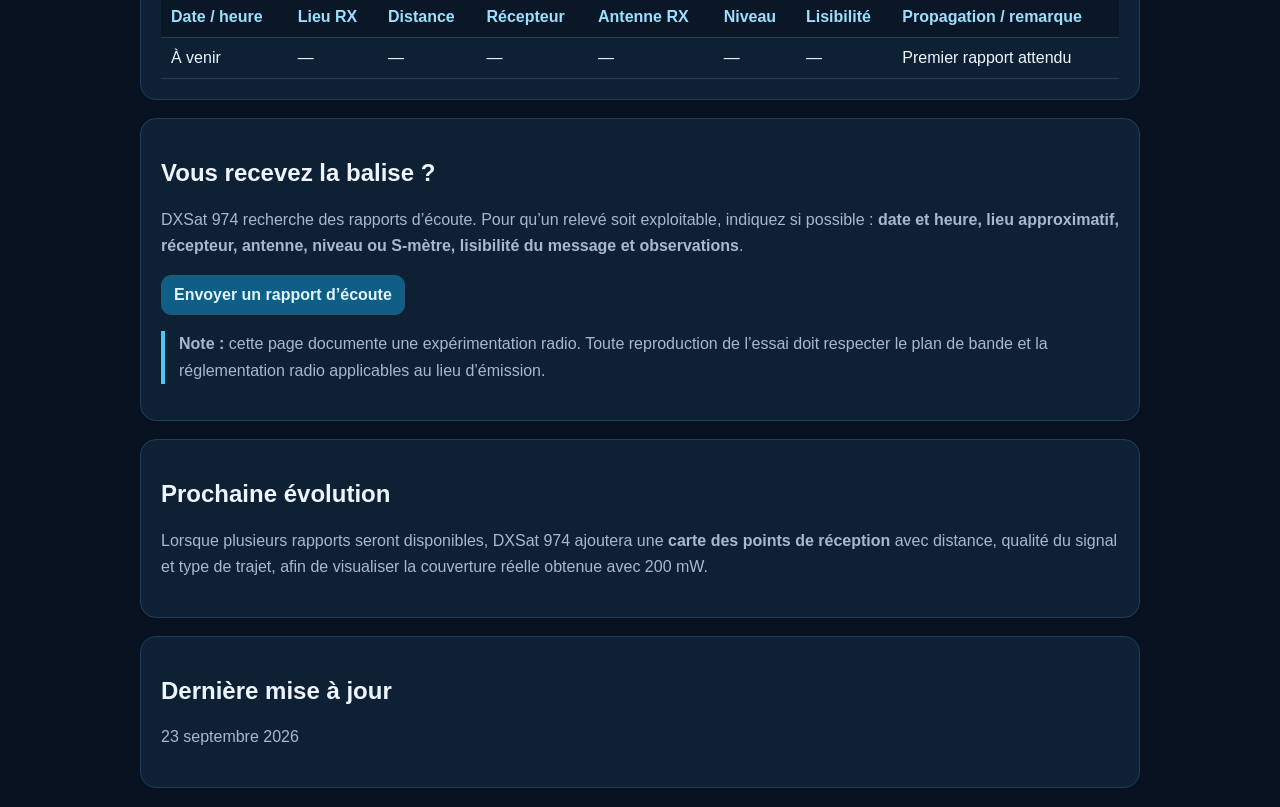
<file: vhf-balise-145600.html>
<!doctype html>
<html lang="fr">
<head>
<meta charset="utf-8">
<meta name="viewport" content="width=device-width,initial-scale=1">
<title>Balise VHF 145,600 MHz — 200 mW | DXSat 974</title>
<meta name="description" content="Expérience VHF DX à La Réunion avec une balise FM de 200 mW sur 145,600 MHz, Pocket Quansheng UV-K1 et Yagi 17 éléments.">
<link rel="canonical" href="https://fr1deltaindia.github.io/DXSat974/vhf-balise-145600.html">
<style>
body{margin:0;background:#07111f;color:#eef5ff;font-family:Arial,system-ui,sans-serif}.wrap{width:min(1000px,92%);margin:auto}.hero{padding:46px 0;background:linear-gradient(135deg,#08111f,#0a2743)}a{color:#74d8ff}.back{display:inline-block;margin-bottom:18px;text-decoration:none}.card{background:#0e2033;border:1px solid #203e5a;border-radius:16px;padding:20px;margin:18px 0}h1{font-size:clamp(2.1rem,6vw,3.8rem);margin:.15em 0}.muted{color:#a9b9cc;line-height:1.65}.grid{display:grid;grid-template-columns:repeat(2,1fr);gap:14px}.item{background:#0a1727;border:1px solid #1d3550;border-radius:12px;padding:14px}.item p{margin:.45rem 0 0}.btn{display:inline-block;text-decoration:none;border:1px solid #2d5677;color:#dff5ff;background:#0b1d2f;border-radius:10px;padding:10px 12px;font-weight:700}.btn.primary{background:#0f5e86}.status{display:inline-block;padding:5px 9px;border-radius:999px;background:#0b4b38;border:1px solid #1b8a68;font-weight:700;font-size:.86rem}.signal{font-family:ui-monospace,SFMono-Regular,Menlo,monospace;font-size:1.2rem;letter-spacing:.08em;background:#071522;border:1px solid #25425a;border-radius:10px;padding:12px 14px;display:inline-block}.table-wrap{overflow-x:auto}table{width:100%;border-collapse:collapse;min-width:820px}th,td{padding:11px 10px;border-bottom:1px solid #234059;text-align:left}th{color:#9cdfff;background:#0a1727}.note{border-left:4px solid #4cc9f0;padding-left:14px}.steps{display:grid;grid-template-columns:repeat(3,1fr);gap:12px}.step{background:#0a1727;border:1px solid #1d3550;border-radius:12px;padding:14px}.step strong{display:block;margin-bottom:6px}@media(max-width:720px){.grid,.steps{grid-template-columns:1fr}}
</style>
</head>
<body>
<header class="hero"><div class="wrap">
<a class="back" href="index.html#vhfdx">← Retour à VHF DX</a>
<p class="muted">DXSat 974 — laboratoire de propagation VHF</p>
<h1>Balise VHF expérimentale</h1>
<p class="muted">145,600 MHz · FM · 200 mW · La Réunion</p>
<span class="status">Expérience en cours</span>
</div></header>
<main class="wrap">
<section class="card">
<h2>Principe de l’essai</h2>
<p class="muted">DXSat 974 expérimente une petite balise VHF utilisant un <strong>Pocket Quansheng UV-K1</strong>. La configuration de balise est inspirée d’une méthode expliquée par <strong>F4HWN</strong>. L’émetteur fonctionne en <strong>FM sur 145,600 MHz</strong> avec une puissance d’environ <strong>200 mW</strong> et une antenne <strong>Yagi VHF directive 17 éléments</strong>.</p>
<p class="muted">Une séquence est émise <strong>toutes les 2 minutes</strong>. Le message transmis est :</p>
<div class="signal">MOI · MOS · MOH</div>
</section>

<section class="card">
<h2>Configuration technique</h2>
<div class="grid">
<div class="item"><strong>Fréquence</strong><p>145,600 MHz</p></div>
<div class="item"><strong>Mode</strong><p>FM</p></div>
<div class="item"><strong>Puissance</strong><p>200 mW</p></div>
<div class="item"><strong>Cycle</strong><p>1 émission toutes les 2 minutes</p></div>
<div class="item"><strong>Message</strong><p>MOI – MOS – MOH</p></div>
<div class="item"><strong>Émetteur</strong><p>Pocket Quansheng UV-K1</p></div>
<div class="item"><strong>Antenne TX</strong><p>Yagi VHF directive 17 éléments</p></div>
<div class="item"><strong>Zone d’essai</strong><p>La Réunion</p></div>
</div>
</section>

<section class="card">
<h2>Objectif DX</h2>
<p class="muted">Le but est de déterminer jusqu’où un signal de seulement <strong>0,2 W</strong> peut être reçu en VHF, puis de comparer les résultats selon la distance, le relief, l’orientation de l’antenne, le récepteur utilisé et les conditions de propagation.</p>
<div class="steps">
<div class="step"><strong>1 · Émettre</strong><span class="muted">Séquence périodique de référence toutes les 2 minutes.</span></div>
<div class="step"><strong>2 · Recevoir</strong><span class="muted">Rechercher le signal depuis différents points de La Réunion.</span></div>
<div class="step"><strong>3 · Cartographier</strong><span class="muted">Reporter les distances et niveaux réellement observés.</span></div>
</div>
</section>

<section class="card">
<h2>Journal des réceptions</h2>
<p class="muted">Le tableau sera complété au fur et à mesure des essais. Une absence de réception est également utile : elle permet de délimiter la couverture réelle.</p>
<div class="table-wrap"><table>
<thead><tr><th>Date / heure</th><th>Lieu RX</th><th>Distance</th><th>Récepteur</th><th>Antenne RX</th><th>Niveau</th><th>Lisibilité</th><th>Propagation / remarque</th></tr></thead>
<tbody><tr><td>À venir</td><td>—</td><td>—</td><td>—</td><td>—</td><td>—</td><td>—</td><td>Premier rapport attendu</td></tr></tbody>
</table></div>
</section>

<section class="card">
<h2>Vous recevez la balise ?</h2>
<p class="muted">DXSat 974 recherche des rapports d’écoute. Pour qu’un relevé soit exploitable, indiquez si possible : <strong>date et heure, lieu approximatif, récepteur, antenne, niveau ou S-mètre, lisibilité du message et observations</strong>.</p>
<p><a class="btn primary" href="mailto:fr1deltaindia@gmail.com?subject=Rapport%20balise%20VHF%20145.600%20MHz">Envoyer un rapport d’écoute</a></p>
<p class="muted note"><strong>Note :</strong> cette page documente une expérimentation radio. Toute reproduction de l’essai doit respecter le plan de bande et la réglementation radio applicables au lieu d’émission.</p>
</section>

<section class="card"><h2>Prochaine évolution</h2><p class="muted">Lorsque plusieurs rapports seront disponibles, DXSat 974 ajoutera une <strong>carte des points de réception</strong> avec distance, qualité du signal et type de trajet, afin de visualiser la couverture réelle obtenue avec 200 mW.</p></section>

<section class="card"><h2>Dernière mise à jour</h2><p class="muted">23 septembre 2026</p></section>
</main>
</body>
</html>
</file>
